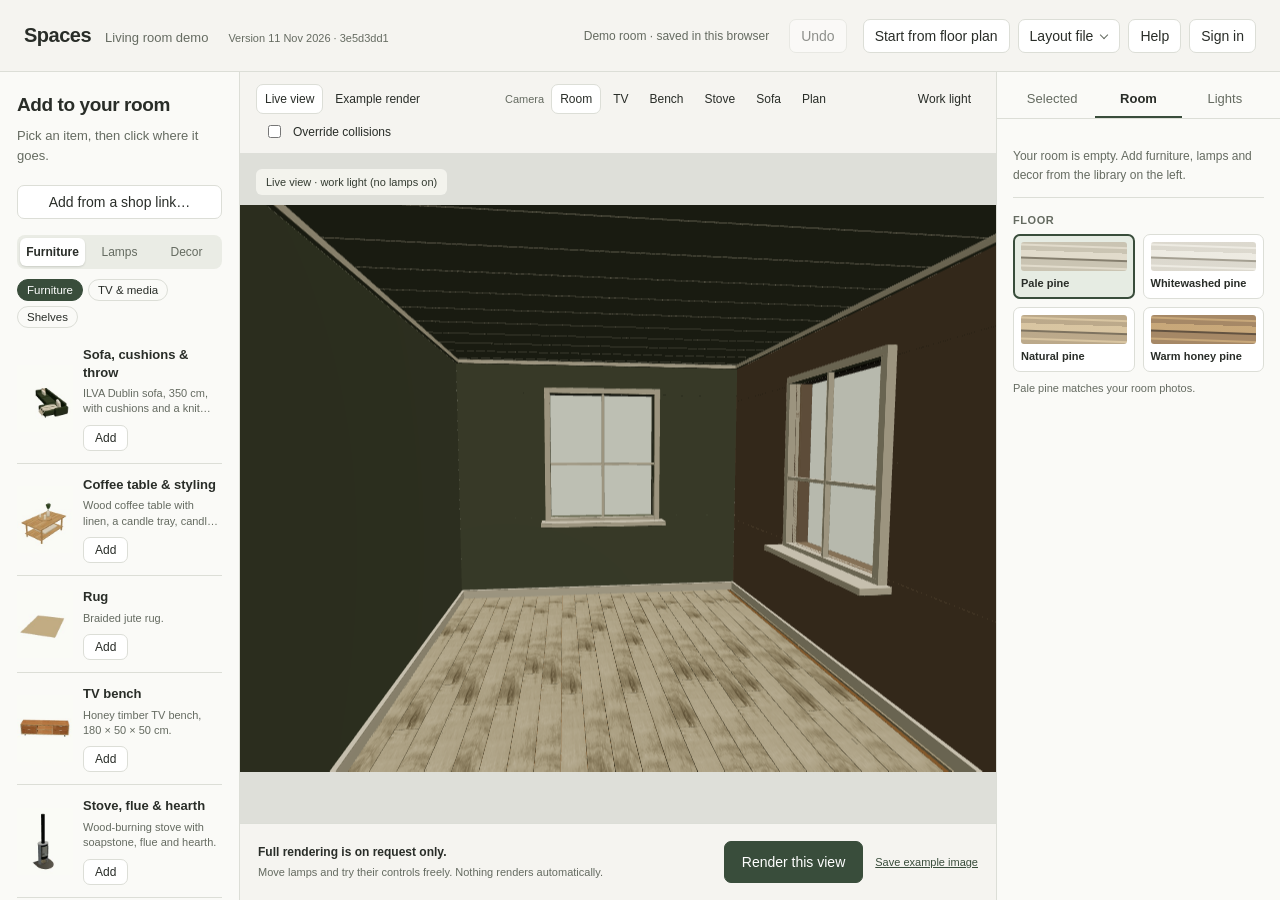
<file: index.html>
<!doctype html>
<html lang="en"><head><meta charset="utf-8"><meta name="viewport" content="width=device-width,initial-scale=1"><title>Spaces · Room planning demo</title><link rel="stylesheet" href="style.css?v=3e5d3dd166b92576"><meta name="render-service" content="https://render.spaces.proto.dk:8443"></head>
<body>
<header><div class="brand"><h1>Spaces</h1><span class="subtitle">Living room demo</span><button id="site-version" class="version" aria-label="Version and help"></button></div><div class="header-actions"><span id="save-status" role="status">Loading your room…</span><button id="undo" disabled>Undo</button><button id="generation-chip" hidden><progress max="1" value="0" aria-hidden="true"></progress><span></span></button><span id="private-project-label"></span><button id="project-save" hidden>Save project</button><button id="projects-open" hidden>My projects</button><details id="layout-menu" class="menu"><summary>Layout file</summary><div class="menu-items"><button id="export-layout">Export layout…</button><button id="import-layout">Import layout…</button><p>A portable copy of your room, lamps and camera.</p></div></details><button id="about-open">Help</button><button id="account-open" disabled>Sign in</button><input type="file" id="import-file" accept="application/json,.json" hidden></div></header>
<main>
<aside class="library" aria-label="Item library"><div class="panel-title"><h2>Add to your room</h2><p>Pick an item, then click where it goes.</p></div><button id="product-open" class="product-link-button">Add from a shop link…</button><div id="category-groups" class="category-groups" role="tablist" aria-label="Item groups"></div><div id="categories" class="categories" role="tablist" aria-label="Item categories"></div><div id="catalogue"></div></aside>
<section class="workspace" aria-label="Interactive room">
<div class="toolbar"><div class="segments"><button id="preview-tab" aria-pressed="true">Live view</button><button id="render-tab" aria-pressed="false">Example render</button></div><div id="cameras" class="segments" role="group" aria-label="Camera"><span class="segments-label">Camera</span><button data-view="room" aria-pressed="true">Room</button><button data-view="tv">TV</button><button data-view="bench">Bench</button><button data-view="stove">Stove</button><button data-view="sofa">Sofa</button><button data-view="plan">Plan</button></div><div class="segments"><button id="work-light" aria-pressed="false" title="Light the room evenly while placing. The full render always uses only your lamps.">Work light</button></div></div>
<div id="viewport"><canvas id="room-canvas" aria-label="Drag the room to change the view. Click an item to select it. Right-click for item actions."></canvas><img id="full-render" src="assets/evening.png" alt="Full Blender evening render of your measured living room" hidden><div id="loading" role="status"><strong id="loading-title">Loading the measured room…</strong><span id="loading-detail">Starting the viewer…</span><button id="retry-loading" hidden>Reload room</button></div><span class="view-badge" id="view-badge">Fast placement preview</span><div id="placement-hint" hidden><span>Click a surface to place this item.</span><button id="placement-done">Done</button></div></div>
<div class="workspace-bottom"><div><strong id="render-title">Full rendering is on request only.</strong><p id="render-status" role="status">Move lamps and try their controls freely. Nothing renders automatically.</p></div><button id="render-button" class="primary" disabled>Render this view</button><a id="download-render" href="assets/evening.png" download="living-room-evening.png">Save example image</a></div>
</section>
<aside class="inspector" aria-label="Your room"><div class="tabs" role="tablist" aria-label="Room panels"><button role="tab" id="tab-selected" data-panel="selected" aria-controls="panel-selected" aria-selected="false">Selected</button><button role="tab" id="tab-room" data-panel="room" aria-controls="panel-room" aria-selected="true">Room <span class="count" id="room-count"></span></button><button role="tab" id="tab-lights" data-panel="lights" aria-controls="panel-lights" aria-selected="false">Lights <span class="count" id="lights-count"></span></button></div>
<section id="panel-selected" class="tab-panel" role="tabpanel" aria-labelledby="tab-selected" hidden><p id="selected-empty" class="empty">Nothing selected. Click an item in the room, or choose one under Room. Right-click an item for quick actions.</p><section id="properties" hidden></section></section>
<section id="panel-room" class="tab-panel" role="tabpanel" aria-labelledby="tab-room"><div id="placed-list"></div><section class="floor-controls" aria-labelledby="floor-heading"><h3 id="floor-heading">Floor</h3><div id="floor-options" class="floor-options"></div><p class="footnote">Pale pine matches your room photos.</p></section></section>
<section id="panel-lights" class="tab-panel" role="tabpanel" aria-labelledby="tab-lights" hidden><div class="lights-head"><p id="lights-summary"></p><button id="all-off">All off</button></div><div id="light-list"></div><p class="footnote">The live view and the full render are lit by these lamps only. Work light, above the room, lights it evenly while you place things.</p></section></aside>
</main>
<dialog id="about"><button id="about-close" class="close" aria-label="Close">×</button><h2>How Spaces works</h2><h3>Add things</h3><p>Pick an item in the library on the left, then click where it goes in the room. Pieces from the starting room are added once, in their modelled size; the other lamp designs are generic examples. <b>Add from a shop link</b> brings in a product: Spaces uses the shop’s own 3D model when the page has one and otherwise builds one from its photos.</p><h3>Move and edit</h3><p>Click an item to select it and drag to move it. Its settings open under <b>Selected</b> on the right, with exact measurements. Right-click an item for quick actions: switch a lamp, hide or remove. <b>Room</b> lists everything in the room; hide, show or remove pieces there, and choose the floor. Plan view makes positions easier to see. Wall lights snap to the chosen wall.</p><h3>Lights</h3><p>Every lamp has its own switch and dimmer under <b>Lights</b>, and its colour and output under Selected. The live view is lit by your lamps only, as the full render is: light and shadows come from each bulb, and a fabric shade glows with the light passing through it. Light bouncing off walls is spread evenly and only the four brightest lamps cast shadows, so the full render remains the reference. <b>Work light</b> lights the room evenly while you place things; it never appears in a render.</p><h3>Saving and rendering</h3><p>Demo edits stay in this browser. Sign in and save a private project to store your work with your Spaces account. Use <b>Layout file</b> to export a portable backup. <b>Render this view</b> asks the Spaces renderer for a full image of a saved private project. Private project edits save automatically to your account; images update only when you request a render. Jobs run one at a time, and finished images stay in My projects.</p><h3>Groups</h3><p>Use <b>New group…</b> under Room to choose pieces that move together, such as the TV arrangement. Click a grouped piece in the room to move its group, or select it in the list to edit it alone. Ungrouping keeps positions.</p><h3>The room</h3><p>Room 287 × 363 × 240 cm. Sofa 350 cm, TV bench 180 × 50 × 50 cm on 10 cm legs, 21 mm acoustic panels, LG G5 65″ and NSG10TY soundbar. Dublin upholstery follows the ILVA references in a darker Crush Forest bouclé; walls use Dyrup’s Dried Oregano and Country Soil swatches, both 02 matt. Paint and fabric colour, lamp output and beam spread are approximations; generic lamps are not manufacturer photometric models. The chaise projection, end-window position, frame trim and forward stove area are estimated.</p><p>Textures and photographed plants: <a href="https://polyhaven.com" target="_blank" rel="noreferrer">Poly Haven, CC0</a>. <a href="https://ilva.dk/products/dublin-sofa-med-chaiselong-1?variant=54618121863507" target="_blank" rel="noreferrer">ILVA sofa reference</a>. <a href="https://dyrup.dk/farver/groen/dried-oregano" target="_blank" rel="noreferrer">Dried Oregano</a> · <a href="https://dyrup.dk/inspiration/trends/aarets-farve-2027-country-soil" target="_blank" rel="noreferrer">Country Soil</a>. Fibrotech panel finishes and slat spacing are visual approximations.</p><p class="about-version" id="about-version"></p></dialog>
<dialog id="group-dialog"><h2>Group items</h2><p>Choose the pieces that should move together. The current TV arrangement and items on the bench are selected to start.</p><label class="field"><span>Group name</span><input id="group-name" type="text" maxlength="80" value="TV arrangement"></label><div id="group-members" class="group-members"></div><p id="group-error" role="alert" hidden></p><p class="footnote">Grouping does not move anything. You can change members or ungroup later. Items attached to walls or the ceiling keep their mounting constraints.</p><div class="actions"><button id="group-cancel">Cancel</button><button id="group-save" class="primary">Save group</button></div></dialog>
<dialog id="product-dialog"><button id="product-close" class="close" aria-label="Close product import">×</button><h2>Add furniture from a link</h2><p>Paste the exact product and variant link. Spaces checks the shared library first.</p><details id="product-experiments"><summary>Try saved sofa comparisons</summary><p>Load a preserved baseline or a completed experimental model without waiting for generation. Known shape defects remain. These tests do not replace the normal product model.</p><label class="field"><span>Saved comparison</span><select id="product-experiment"><option value="">Choose Dublin or Kingston</option></select></label><button id="product-experiment-open">Inspect saved model</button></details><label class="field"><span>Product link</span><input id="product-url" type="url" placeholder="https://www.ikea.com/…" maxlength="2048"></label><button id="product-resolve" class="primary">Find product</button><p id="product-message" role="status"></p><section id="product-generation" hidden><progress id="product-generation-progress" max="1" value="0" aria-label="Model generation progress"></progress><p id="product-generation-status" role="status"></p><p id="product-running-method" class="footnote"></p><div id="generation-source-photos" hidden></div><button id="product-generation-continue" hidden>Keep editing my room</button></section><section id="product-result" hidden><h3 id="product-name"></h3><p id="product-variant"></p><p id="product-method" class="footnote" hidden></p><div id="product-source-photos" hidden></div><p id="product-dimensions"></p><p id="product-lamp" hidden></p><p id="product-fabric" hidden></p><p id="product-credit" class="shared-credit" hidden></p><a id="product-reference" target="_blank" rel="noopener noreferrer">Open product reference</a><section id="product-shared" hidden><h3>Possible shared 3D matches — check the exact product</h3><p id="product-shared-intro"></p><div id="product-shared-list"></div><p id="product-shared-status" role="status"></p><p class="footnote">Found on Sketchfab, where modellers share them under licences that let Spaces use them with credit. Pick one only if it is the same product. Spaces resizes it to the shop's sizes and names its modeller wherever it shows the model.</p></section><section id="product-generate" hidden><details id="product-generate-options"><summary id="product-generate-summary">Generate another model for comparison</summary><div id="product-generate-form" hidden><div id="generate-own"><p>On the shop page, save the main product photo (right-click it and choose Save Image) and add it here with the product's sizes.</p><label class="field"><span>Product name</span><input id="generate-name" maxlength="160" autocomplete="off"></label><label class="field"><span>Product photo · PNG, JPEG or WebP, up to 8 MB</span><input id="generate-photo" type="file" accept="image/png,image/jpeg,image/webp"></label></div><p id="generate-page" hidden>Spaces uses the shop's own product photos. Check the sizes it found and add the missing ones.</p><div class="coordinates generate-sizes"><label class="field"><span>Width (cm)</span><input id="generate-width" type="number" min="1" max="1000" step="0.1" inputmode="decimal"></label><label class="field"><span>Depth (cm)</span><input id="generate-depth" type="number" min="1" max="1000" step="0.1" inputmode="decimal"></label><label class="field"><span>Height (cm)</span><input id="generate-height" type="number" min="1" max="1000" step="0.1" inputmode="decimal"></label></div></div><label class="field"><span>Generation method</span><select id="product-generation-method"><option value="baseline">Current generator</option><option value="fidelity-live-baseline-v1">Experimental · preserved development baseline</option><option value="fidelity-live-v1">Experimental · cushion, seat and arm test</option></select></label><p class="footnote">Experimental methods use up to two product views and the exact fabric sample when usable. Work may continue beyond 15 minutes, up to a 30-minute safety limit. Results may be worse; they stay separate from the normal link cache. Nothing starts until you click Generate.</p><button id="product-generate-start" class="primary">Generate 3D model</button><p id="product-generation-description" class="footnote">Generation runs on the Spaces M1, with no cloud service, and takes 15 to 25 minutes. It fetches the shop's photos and builds the shape from the one that best shows the whole item on a plain background; the others are kept for a new attempt if you report the model. Flat items such as rugs and prints are built from the photo in seconds instead; their photo must show the whole item straight on. You can close this window and keep editing your room meanwhile; full renders and preparing other product links wait until it finishes. The result is an AI approximation of the photo: check it carefully before adding it.</p></details></section><canvas id="product-preview" aria-label="Drag to inspect the product model" hidden></canvas><div class="actions"><button data-product-view="front">Front</button><button data-product-view="side">Side</button><button data-product-view="back">Back</button><button data-product-view="threeQuarter">Three-quarter</button></div><p class="footnote">Check the front, sides and back against the product reference. A correct size alone does not establish a correct shape or finish. A supplied 3D model is used as it is; a model generated from a photo is an AI approximation.</p><button id="product-prepare" hidden>Prepare 3D preview</button><button id="product-wrong" hidden>This model is wrong…</button><label id="product-review-label" hidden><input type="checkbox" id="product-review-check"> I checked the model, variant and dimensions against the product reference. No obvious defects remain.</label><div class="actions"><button id="product-add" class="primary" hidden disabled>Add to room &amp; save for reuse</button></div></section></dialog><dialog id="report-dialog"><button id="report-close" class="close" aria-label="Close report">×</button><h2>Report a wrong model</h2><p id="report-about"></p><form id="report-form"><fieldset class="report-problems"><legend>What is wrong?</legend><label><input type="checkbox" name="problem" value="parts"> Parts missing or extra, such as a leg</label><label><input type="checkbox" name="problem" value="shape"> Wrong shape</label><label><input type="checkbox" name="problem" value="surface"> Wrong surface or colour</label><label><input type="checkbox" name="problem" value="size"> Wrong size</label><label><input type="checkbox" name="problem" value="other"> Something else</label></fieldset><label class="field"><span>What did you notice? (optional)</span><textarea id="report-note" maxlength="1000" rows="3"></textarea></label><label id="report-again-label"><input type="checkbox" id="report-again"> Try again now, from another product photo or with another seed (15 to 25 minutes)</label><p class="footnote">The model is withdrawn from the shared library at once, so nobody else is given it; items already placed in a room stay until you remove them. Your report and the model's generation files are kept, so the cause can be found and fixed for every product. The generator itself is not retrained.</p><p id="report-message" role="status"></p><div class="actions"><button type="button" id="report-cancel">Cancel</button><button type="submit" class="primary" id="report-send">Send report</button></div></form></dialog><dialog id="account-dialog"><button id="account-close" class="close" aria-label="Close account">×</button><h2 id="account-title">Sign in to Spaces</h2><p>Your private projects and reference images stay with your Spaces account. Product models are stored in the separate shared library. <a href="privacy.html" target="_blank" rel="noopener noreferrer">Privacy</a>.</p><div id="account-modes" class="actions"><button data-account-mode="login" aria-pressed="true">Sign in</button><button data-account-mode="register">Create account</button><button data-account-mode="recover">Recover account</button></div><form id="account-form"><label class="field"><span>Username</span><input id="account-username" autocomplete="username" minlength="3" maxlength="40" required></label><label id="account-invitation-field" class="field" hidden><span>Invitation code</span><input id="account-invitation" autocomplete="off" maxlength="80"></label><label id="account-recovery-field" class="field" hidden><span>Recovery code</span><input id="account-recovery-input" autocomplete="off" maxlength="100"></label><section id="account-social"><p>Use your existing account. New Spaces accounts still need an invitation and a Spaces username.</p><div class="actions"><button type="button" data-social-provider="google" disabled>Continue with Google</button><button type="button" data-social-provider="apple" disabled>Continue with Apple</button></div><p id="account-social-status" class="footnote"></p></section><label class="field"><span>Password</span><input id="account-password" type="password" autocomplete="current-password" maxlength="256" required></label><button id="account-password-toggle" type="button" aria-controls="account-password" aria-pressed="false">Show password</button><label id="account-confirm-field" class="field" hidden><span>Repeat password</span><input id="account-confirm" type="password" autocomplete="new-password" maxlength="256"></label><p class="footnote">New passwords need at least 12 characters. Registration is invitation-only.</p><button id="account-submit" class="primary" type="submit">Sign in</button></form><section id="account-signed" hidden><p>Signed in as <strong id="account-user"></strong>.</p><div class="actions"><button id="account-logout">Sign out</button><button id="account-invite" hidden>Create invitation</button></div><p id="account-backup-status" class="footnote"></p><section id="account-social-links"><h3>Connected sign-in options</h3><p>Connect your provider here to keep using this same Spaces account and its private projects.</p><div class="actions"><button type="button" data-social-provider="google" disabled>Connect Google</button><button type="button" data-social-provider="apple" disabled>Connect Apple</button></div><p id="account-linked-status" class="footnote"></p></section><details id="account-sketchfab"><summary>Sketchfab</summary><p>Ready-made 3D models of many products are shared on Sketchfab. Sketchfab lets a model be downloaded only by someone with a free Sketchfab account, so Spaces uses your key when you choose one of those models. On Sketchfab, open Settings, then Password &amp; API, copy your API token and paste it here.</p><p id="account-sketchfab-status" class="footnote"></p><form id="account-sketchfab-form"><label class="field"><span>Sketchfab API token</span><input id="account-sketchfab-token" type="password" autocomplete="off" spellcheck="false" maxlength="64"></label><div class="actions"><button type="submit">Save key</button><button type="button" id="account-sketchfab-remove" hidden>Remove key</button></div></form><p class="footnote">Spaces keeps the key with your account, uses it only to download the models you choose, and never shows it again.</p></details><details id="account-password-options"><summary>Change password</summary><form id="account-password-form"><label class="field"><span>Current password</span><input id="account-current-password" type="password" autocomplete="current-password" maxlength="256" required></label><label class="field"><span>New password</span><input id="account-new-password" type="password" autocomplete="new-password" minlength="12" maxlength="256" required></label><button type="submit">Change password</button></form></details></section><section id="account-recovery" hidden><p>Save this code somewhere private. If you lose access to your sign-in method, it lets you recover your account without email. Spaces cannot show it again.</p><pre id="account-recovery-code"></pre><div class="actions"><button id="account-recovery-save">Download recovery code</button><button id="account-recovery-done" class="primary">I saved my code</button></div></section><p id="account-message" role="alert"></p></dialog>
<dialog id="projects-dialog"><button id="projects-close" class="close" aria-label="Close projects">×</button><h2>My private projects</h2><p id="projects-message" role="status"></p><button id="project-refresh">Refresh</button><div id="project-list"></div><h3>Save a new project</h3><p>The current room becomes a private project. Once saved, its matching demo draft is cleared from this browser so it is not left visible after sign-out.</p><label class="field"><span>Project name</span><input id="project-name" maxlength="100" value="My room"></label><button id="project-create" class="primary">Save current room as new project</button><section id="project-detail" hidden><h3>Saved versions</h3><button id="project-versions">Show version history</button><div id="project-history"></div><h3>Private reference images</h3><p>These belong to this project. Uploading does not request a render or AI generation.</p><label class="field"><span>Add a PNG, JPEG or WebP image (up to 8 MB)</span><input id="project-upload" type="file" accept="image/png,image/jpeg,image/webp"></label><div id="project-references"></div><h3>Private renders</h3><div id="project-renders"></div></section></dialog>
<div id="toast" role="status" hidden></div><script src="boot.js?v=3e5d3dd166b92576" data-build="3e5d3dd166b92576" data-backend="none" data-built="2026-11-11"></script><script type="module" src="app.js?v=3e5d3dd166b92576"></script></body></html>
</file>
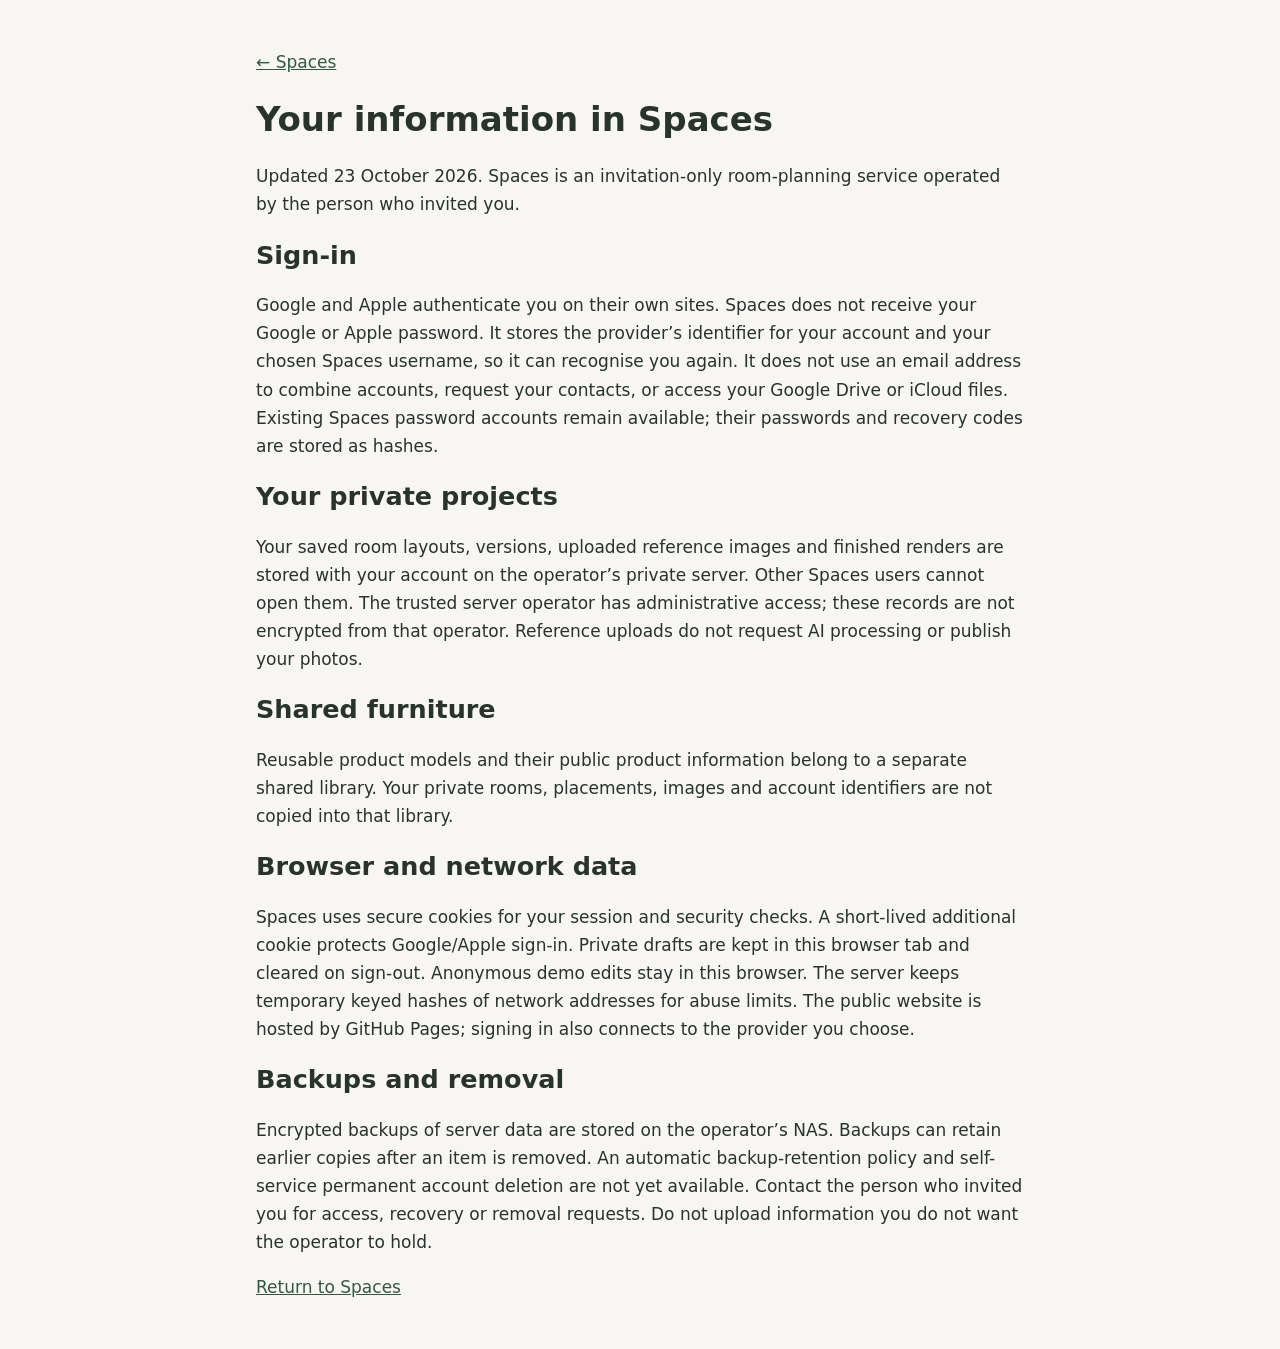
<file: privacy.html>
<!doctype html>
<html lang="en"><head><meta charset="utf-8"><meta name="viewport" content="width=device-width,initial-scale=1"><meta name="referrer" content="no-referrer"><title>Spaces · Privacy</title><style>body{max-width:48rem;margin:3rem auto;padding:0 1.5rem;background:#f7f6f2;color:#28332c;font:17px/1.65 system-ui,sans-serif}h1,h2{line-height:1.2}a{color:#35583f}</style></head>
<body><a href="/">← Spaces</a><h1>Your information in Spaces</h1><p>Updated 23 October 2026. Spaces is an invitation-only room-planning service operated by the person who invited you.</p>
<h2>Sign-in</h2><p>Google and Apple authenticate you on their own sites. Spaces does not receive your Google or Apple password. It stores the provider’s identifier for your account and your chosen Spaces username, so it can recognise you again. It does not use an email address to combine accounts, request your contacts, or access your Google Drive or iCloud files. Existing Spaces password accounts remain available; their passwords and recovery codes are stored as hashes.</p>
<h2>Your private projects</h2><p>Your saved room layouts, versions, uploaded reference images and finished renders are stored with your account on the operator’s private server. Other Spaces users cannot open them. The trusted server operator has administrative access; these records are not encrypted from that operator. Reference uploads do not request AI processing or publish your photos.</p>
<h2>Shared furniture</h2><p>Reusable product models and their public product information belong to a separate shared library. Your private rooms, placements, images and account identifiers are not copied into that library.</p>
<h2>Browser and network data</h2><p>Spaces uses secure cookies for your session and security checks. A short-lived additional cookie protects Google/Apple sign-in. Private drafts are kept in this browser tab and cleared on sign-out. Anonymous demo edits stay in this browser. The server keeps temporary keyed hashes of network addresses for abuse limits. The public website is hosted by GitHub Pages; signing in also connects to the provider you choose.</p>
<h2>Backups and removal</h2><p>Encrypted backups of server data are stored on the operator’s NAS. Backups can retain earlier copies after an item is removed. An automatic backup-retention policy and self-service permanent account deletion are not yet available. Contact the person who invited you for access, recovery or removal requests. Do not upload information you do not want the operator to hold.</p>
<p><a href="/">Return to Spaces</a></p></body></html>
</file>
<file: style.css>
:root{color-scheme:light;--paper:#f5f4f0;--white:#fff;--ink:#292d28;--muted:#656b61;--line:#dcded7;--green:#394d3b;--tint:#e6ece3;--radius:7px;font-family:-apple-system,BlinkMacSystemFont,"Segoe UI",sans-serif;font-size:14px}*{box-sizing:border-box}body{margin:0;background:var(--paper);color:var(--ink)}button,input,select{font:inherit}button,a{touch-action:manipulation}button{cursor:pointer;border:1px solid var(--line);border-radius:var(--radius);background:var(--white);color:var(--ink);padding:8px 11px;white-space:nowrap}button:hover{background:#edf0e9}button:disabled{cursor:default;opacity:.5}button:focus-visible,a:focus-visible,input:focus-visible,select:focus-visible{outline:3px solid #839d7d;outline-offset:2px}a{color:var(--green)}header{height:72px;padding:0 24px;display:flex;align-items:center;justify-content:space-between;border-bottom:1px solid var(--line);gap:20px}.brand{display:flex;gap:14px;align-items:baseline;min-width:0}h1{font-size:20px;font-weight:600;letter-spacing:-.5px;margin:0}.subtitle{color:var(--muted);font-size:13px}.header-actions{display:flex;gap:8px;align-items:center}#save-status{font-size:12px;color:var(--muted);margin-right:12px;max-width:190px}main{display:grid;grid-template-columns:240px minmax(320px,1fr) 284px;height:calc(100dvh - 72px);min-height:600px}.library,.inspector{overflow:auto;background:#fafaf7;padding:22px 17px}.library{border-right:1px solid var(--line)}.inspector{border-left:1px solid var(--line)}.panel-title h2{font-size:19px;letter-spacing:-.4px;font-weight:600;margin:0 0 10px}.panel-title p{color:var(--muted);line-height:1.5;font-size:13px;margin:0 0 20px}.categories{display:flex;gap:5px;flex-wrap:wrap;margin-bottom:6px}.categories button{font-size:11.5px;padding:4px 9px;border-radius:20px;background:transparent}.categories button[aria-selected=true]{background:var(--green);color:white;border-color:var(--green)}.lamp-card{display:grid;grid-template-columns:65px 1fr;gap:10px;padding:15px 0;border-bottom:1px solid var(--line);align-items:center}.lamp-card img{width:65px;height:84px;object-fit:contain}.lamp-card h3{font-size:13px;line-height:1.35;font-weight:600;margin:0 0 5px}.lamp-card p{font-size:11px;line-height:1.4;color:var(--muted);margin:0 0 8px}.lamp-card button{padding:5px 11px;font-size:12px}.footnote{font-size:11px;line-height:1.55;color:var(--muted);margin:16px 0}.workspace{display:flex;min-width:0;flex-direction:column;background:#dedfd9}.toolbar{min-height:60px;display:flex;align-items:center;justify-content:space-between;gap:8px;padding:12px 16px;background:var(--paper);flex-wrap:wrap}.segments{display:flex;gap:3px}.segments button{background:transparent;border-color:transparent;font-size:12px;padding:7px 8px}.segments button[aria-pressed=true]{background:white;border-color:var(--line)}#viewport{flex:1;position:relative;overflow:hidden;min-height:350px}#room-canvas{display:block;position:absolute;left:50%;top:50%;transform:translate(-50%,-50%);touch-action:none}#full-render{width:100%;height:100%;position:absolute;inset:0;object-fit:contain;background:#25251f;user-select:none}.view-badge{position:absolute;left:16px;top:16px;padding:7px 10px;border-radius:6px;background:#f6f6f0e8;color:#333b31;font-size:11px;pointer-events:none}#loading{position:absolute;inset:0;display:grid;place-items:center;background:#e8e9e2;font-size:14px;z-index:5}#loading[hidden]{display:none}#placement-hint{position:absolute;bottom:18px;left:16px;right:16px;background:#f8faf4f2;padding:12px 14px;border-radius:7px;display:flex;justify-content:space-between;align-items:center;gap:12px;font-size:12px}#placement-hint[hidden]{display:none}#placement-hint button{padding:5px 10px}.workspace-bottom{background:var(--paper);display:flex;padding:17px 18px;align-items:center;gap:12px;border-top:1px solid var(--line)}.workspace-bottom>div{flex:1}.workspace-bottom strong{font-size:12px;font-weight:600}.workspace-bottom p{font-size:11px;line-height:1.5;color:var(--muted);margin:5px 0 0;max-width:400px}.primary{background:var(--green);color:white;border-color:var(--green);padding:12px 17px}.primary:hover{background:#2e4231}.workspace-bottom a{font-size:11px;white-space:nowrap}.actions{display:flex;flex-wrap:wrap;gap:6px;margin:12px 0 18px}.actions button{font-size:11px;padding:5px 10px}.placed-row{display:flex;align-items:center;gap:7px;margin:4px -5px;padding:8px 5px;border-radius:6px}.placed-row.selected{background:var(--tint)}.placed-row>button:first-child{background:transparent;border:0;flex:1;text-align:left;white-space:normal;padding:2px;font-size:12px;line-height:1.4}.switch{position:relative;width:32px;height:19px;padding:0;border:0;border-radius:20px;background:#c5c9bf;flex-shrink:0}.switch::after{content:"";position:absolute;width:13px;height:13px;left:3px;top:3px;border-radius:50%;background:white;transition:left .1s}.switch[aria-checked=true]{background:var(--green)}.switch[aria-checked=true]::after{left:16px}.empty{font-size:12px;color:var(--muted);line-height:1.6}#properties h3{font-size:14px;font-weight:600;margin:0 0 5px}#properties .description{font-size:11px;line-height:1.5;color:var(--muted);margin-bottom:14px}.field{display:block;margin:12px 0}.field>span,.field-label{font-size:11px;color:var(--muted);display:flex;justify-content:space-between;margin-bottom:6px}.field input[type=number],.field select{width:100%;background:white;border:1px solid var(--line);border-radius:5px;padding:7px 8px;color:var(--ink);min-width:0}input[type=range]{width:100%;accent-color:var(--green);height:17px}.coordinates{display:grid;grid-template-columns:1fr 1fr;gap:8px}.coordinates .field{margin:3px 0}.coordinates input{font-size:12px}.finish-options{display:flex;gap:5px;margin-bottom:12px}.finish-options button{font-size:11px;padding:6px 10px}.finish-options button[aria-pressed=true]{border-color:var(--green);background:var(--tint)}#position-warning{font-size:11px;line-height:1.5;color:#8c4a25}dialog{border:1px solid var(--line);border-radius:10px;padding:32px;max-width:640px;max-height:85dvh;overflow:auto;color:var(--ink);background:var(--paper)}dialog::backdrop{background:#1c221999}dialog h2{font-size:24px;letter-spacing:-.6px;margin-top:0}dialog h3{font-size:16px;margin-top:25px}dialog p{font-size:13px;line-height:1.7;color:#4b5147}.close{float:right;font-size:20px;padding:2px 9px;margin:-12px -12px 0 12px}#toast{position:fixed;bottom:24px;left:50%;transform:translateX(-50%);z-index:100;background:#283c2b;color:white;box-shadow:0 4px 24px #0002;padding:12px 20px;border-radius:7px;font-size:13px;max-width:90vw}.field small{color:var(--muted);font-size:10px}.stale{color:#94622f!important}@media(max-width:1150px){main{grid-template-columns:210px minmax(290px,1fr) 252px}.library,.inspector{padding:18px 12px}.toolbar{padding:10px 9px}.segments button{padding:6px}.workspace-bottom{flex-wrap:wrap;padding:12px}.workspace-bottom>div{min-width:100%}header{padding:0 16px}.subtitle{display:none}#save-status{max-width:135px}}@media(max-width:820px){header{height:auto;min-height:72px;align-items:flex-start;padding:16px;flex-wrap:wrap;gap:10px}.header-actions{flex-wrap:wrap}#save-status{min-width:150px}main{height:auto;min-height:calc(100dvh - 100px);grid-template-columns:190px minmax(0,1fr)}.workspace{min-height:600px}.inspector{grid-column:1/-1;border-top:1px solid var(--line);border-left:0}}@media(max-width:560px){main{display:flex;flex-direction:column}.library{max-height:360px;order:2;border-top:1px solid var(--line)}.workspace{order:1;min-height:570px}.inspector{order:3;display:block}.catalogue{display:flex}.lamp-card{grid-template-columns:60px 1fr}.workspace-bottom>div{min-width:100%}.toolbar{min-height:86px}header h1{font-size:18px}}
.remove-icon{padding:1px 6px;font-size:19px;line-height:22px;background:transparent;border-color:transparent;color:var(--muted)}.remove-icon:hover{background:#f3e8e1;color:#8c4a25}
.floor-controls{border-top:1px solid var(--line);padding-top:18px;margin-top:22px}.floor-controls h3{font-size:13px;margin:0;font-weight:600}.floor-controls .footnote{margin:10px 0}.floor-options{display:grid;grid-template-columns:1fr 1fr;gap:8px}.floor-option{white-space:normal;text-align:left;padding:7px;display:flex;flex-direction:column;gap:5px;min-width:0}.floor-option[aria-pressed=true]{border:2px solid var(--green);padding:6px;background:var(--tint)}.floor-option strong{font-size:11px;line-height:1.35;font-weight:600}.floor-option small{font-size:10px;line-height:1.4;color:var(--muted)}.floor-swatch{height:29px;width:100%;border-radius:3px;background:repeating-linear-gradient(2deg,var(--wood-mid) 0 4px,var(--wood-light) 5px 6px,var(--wood-mid) 7px 12px,var(--wood-dark) 13px 14px,var(--wood-light) 15px 21px);opacity:.85}
#loading{display:flex;flex-direction:column;align-items:center;justify-content:center;gap:14px;text-align:center;padding:28px}#loading-title{font-size:16px;font-weight:600}#loading-detail{font-size:13px;line-height:1.6;max-width:400px;color:var(--muted)}#retry-loading[hidden]{display:none}

.item-illustration{display:block;width:60px;height:82px;border-radius:3px}.item-illustration.panel{background:repeating-linear-gradient(90deg,#b59466 0 5px,#302e25 5px 8px)}.item-illustration.shelf{height:12px;background:#af8c5a;box-shadow:0 4px 0 #82653f;transform:skewY(-8deg)}.item-illustration.plant{font-size:45px;display:flex;align-items:center;justify-content:center}.check-field{font-size:11px;line-height:1.5}.check-field input{vertical-align:middle;margin-right:6px}

.placed-row small{display:block;color:var(--muted);font-size:10px;line-height:1.4;margin-top:3px}.membership-note{border-top:1px solid var(--line);padding-top:10px;margin-top:14px}.membership-note p{font-size:11px;line-height:1.5;color:var(--muted)}.membership-note button{font-size:11px;white-space:normal}.group-members{max-height:38dvh;overflow:auto;border-top:1px solid var(--line);border-bottom:1px solid var(--line);padding:8px 0}.group-member{display:flex;gap:10px;align-items:flex-start;padding:8px 2px;font-size:13px;line-height:1.45}.group-member input{margin-top:3px;accent-color:var(--green)}.group-member small{display:block;color:var(--muted);font-size:11px}#group-name{width:100%;padding:9px;border:1px solid var(--line);border-radius:5px;background:white;color:var(--ink)}#group-error{color:#8c4a25;font-size:12px}

#item-menu{position:fixed;z-index:110;width:218px;max-width:calc(100vw - 16px);max-height:calc(100dvh - 16px);overflow:auto;background:var(--white);border:1px solid var(--line);border-radius:9px;padding:7px;box-shadow:0 8px 28px #19251933}#item-menu[hidden]{display:none}#item-menu>strong{display:block;font-size:12px;padding:8px 9px;border-bottom:1px solid var(--line);margin-bottom:4px}#item-menu>button{display:block;width:100%;border:0;text-align:left;font-size:12px;padding:9px}#item-menu [data-item-action=remove]{color:#8c3e28}.menu-brightness{display:block;padding:8px 9px;font-size:11px}.menu-brightness output{float:right;color:var(--muted)}.menu-brightness input{display:block;margin-top:8px}

.product-link-button{width:100%;margin:0 0 16px}#product-dialog{max-width:620px;width:calc(100% - 28px);max-height:92vh;overflow:auto}#product-url{width:100%}#product-preview{width:100%;max-width:480px;height:auto;aspect-ratio:1.2;display:block;margin:14px auto;touch-action:none}#product-preview[hidden]{display:none}#product-review-label{display:block;margin:18px 0}#product-review-label[hidden]{display:none}#product-message{white-space:pre-line}#product-generate,#product-generation{margin:16px 0}#product-generate[hidden],#product-generation[hidden],#product-generate-form[hidden]{display:none}#product-generation progress{width:100%;height:10px;accent-color:var(--green)}#product-generation p{margin:6px 0 0}#product-generation-continue{margin-top:10px}#product-generation-continue[hidden]{display:none}#generation-chip{display:flex;align-items:center;gap:8px;font-size:12px;padding:6px 10px}#generation-chip[hidden]{display:none}#generation-chip progress{width:52px;height:6px;accent-color:var(--green)}#generation-chip progress[hidden]{display:none}#generation-chip[data-state=ready]{background:var(--tint);border-color:var(--green)}#generation-chip[data-state=failed]{color:#8c4a25}.generate-sizes{grid-template-columns:repeat(3,minmax(0,1fr))}#generate-name{width:100%;background:white;border:1px solid var(--line);border-radius:5px;padding:7px 8px;color:var(--ink)}#generate-photo{max-width:100%}

#account-dialog,#projects-dialog{max-width:620px;width:calc(100% - 28px);max-height:90dvh;overflow:auto}#account-dialog input:not([type=checkbox]),#project-name{width:100%;padding:9px;border:1px solid var(--line);border-radius:5px;background:white;color:var(--ink)}#account-dialog [hidden],#projects-dialog [hidden]{display:none}#account-dialog pre{white-space:pre-wrap;overflow-wrap:anywhere;padding:15px;background:#e7eadf;font-size:14px}#account-message,#projects-message{line-height:1.55}#private-project-label{font-size:11px;color:var(--green);max-width:180px;overflow:hidden;text-overflow:ellipsis;white-space:nowrap}.private-project-row{display:flex;align-items:center;gap:8px;padding:12px 0;border-bottom:1px solid var(--line);font-size:12px}.private-project-row>div,.private-project-row>span{flex:1;min-width:0;overflow-wrap:anywhere}.private-project-row small{display:block;color:var(--muted);margin-top:5px}.private-project-row button{font-size:11px;white-space:normal}#projects-dialog h3{margin-top:26px}#account-modes{margin:18px 0}#account-signed details{margin-top:18px}
.library-subheading{font-size:11px;font-weight:600;color:var(--muted);margin:14px 0 0}
.piece-state{font-size:10px;color:var(--green);margin-left:8px}
.item-illustration.piece{background:var(--tint)}

#report-dialog{width:calc(100% - 28px);max-width:520px}#report-dialog [hidden]{display:none}.report-problems{border:1px solid var(--line);border-radius:var(--radius);padding:10px 14px;margin:0}.report-problems legend{font-size:12px;font-weight:600;padding:0 4px}.report-problems label,#report-again-label{display:flex;gap:8px;align-items:flex-start;font-size:13px;line-height:1.45;margin:7px 0}#report-note{width:100%;background:white;border:1px solid var(--line);border-radius:5px;padding:7px 8px;color:var(--ink);font:inherit;resize:vertical}#product-wrong{margin-top:8px}

/* Header: the room's name and version, then saving, undo and the few page-wide actions. */
.version{border:0;background:transparent;padding:3px 6px;font-size:11px;color:var(--muted);white-space:nowrap}.version:hover{background:#edf0e9;color:var(--ink)}
.menu{position:relative}.menu>summary{list-style:none;cursor:pointer;border:1px solid var(--line);border-radius:var(--radius);background:var(--white);padding:8px 11px;white-space:nowrap}.menu>summary::-webkit-details-marker{display:none}.menu>summary::after{content:"";display:inline-block;width:5px;height:5px;margin:0 1px 3px 8px;border:solid var(--muted);border-width:0 1.5px 1.5px 0;transform:rotate(45deg)}.menu>summary:hover{background:#edf0e9}.menu>summary:focus-visible{outline:3px solid #839d7d;outline-offset:2px}
.menu-items{position:absolute;right:0;top:calc(100% + 6px);z-index:120;width:230px;background:var(--white);border:1px solid var(--line);border-radius:9px;padding:6px;box-shadow:0 8px 28px #19251933}.menu-items button{display:block;width:100%;border:0;text-align:left;font-size:13px;padding:9px}.menu-items p{font-size:11px;line-height:1.45;color:var(--muted);margin:4px 9px 6px;white-space:normal}

/* Library: three groups, each with a row of short filters. */
.category-groups{display:flex;gap:2px;padding:3px;margin-bottom:10px;border-radius:8px;background:#eaece5}.category-groups button{flex:1;border:0;border-radius:6px;background:transparent;font-size:12px;padding:7px 4px;color:var(--muted)}.category-groups button[aria-selected=true]{background:var(--white);color:var(--ink);font-weight:600;box-shadow:0 1px 2px #1a221a26}
.lamp-card{grid-template-columns:56px 1fr;padding:12px 0}.lamp-card img,.lamp-card .item-illustration{width:56px;height:70px}.lamp-card p{display:-webkit-box;-webkit-line-clamp:2;-webkit-box-orient:vertical;overflow:hidden}
.segments-label{font-size:11px;color:var(--muted);align-self:center;margin:0 4px 0 2px}

/* Right panel: Selected, Room and Lights tabs. */
.inspector{padding:0}
.tabs{position:sticky;top:0;z-index:2;display:flex;padding:8px 12px 0;background:#fafaf7;border-bottom:1px solid var(--line)}.tabs button{flex:1;border:0;border-bottom:2px solid transparent;border-radius:0;background:transparent;padding:11px 4px 10px;font-size:13px;color:var(--muted)}.tabs button:hover{background:transparent;color:var(--ink)}.tabs button[aria-selected=true]{color:var(--ink);font-weight:600;border-bottom-color:var(--green)}
.count{display:inline-block;min-width:18px;font-size:10px;font-weight:500;line-height:16px;text-align:center;padding:0 5px;margin-left:3px;border-radius:9px;background:#e4e7df;color:var(--muted)}.count:empty{display:none}
.tab-panel{padding:16px 16px 28px}.tab-panel[hidden]{display:none}
#selected-empty{margin:6px 0}#selected-empty[hidden]{display:none}
.room-section{margin:0 0 18px}.room-section h3{font-size:11px;font-weight:600;letter-spacing:.05em;text-transform:uppercase;color:var(--muted);margin:0 0 4px}.room-section .count{text-transform:none;letter-spacing:0}
.placed-row{gap:2px;margin:1px -6px;padding:2px 4px 2px 6px}.placed-row:hover{background:#f0f2ec}.placed-row.selected{background:var(--tint)}.placed-row>button:first-child{font-size:12.5px}.placed-row.is-hidden>button:first-child{color:var(--muted)}.group-row strong{font-weight:600}
.icon-button{padding:4px 5px;line-height:0;background:transparent;border-color:transparent;color:var(--muted)}.icon-button:hover{background:#e6e9e1;color:var(--ink)}.placed-row .icon-button,.placed-row .remove-icon{opacity:.6}.placed-row:hover .icon-button,.placed-row:hover .remove-icon,.placed-row .icon-button:focus-visible,.placed-row .remove-icon:focus-visible,.placed-row.is-hidden .icon-button{opacity:1}
#group-media{font-size:12px;margin:6px 0 2px;padding:6px 10px}
.floor-controls{margin-top:4px;padding-top:16px}.floor-controls h3{font-size:11px;letter-spacing:.05em;text-transform:uppercase;color:var(--muted);margin:0 0 8px}.floor-controls .footnote{margin:8px 0 0}.floor-option small{display:none}
.lights-head{display:flex;align-items:center;justify-content:space-between;gap:10px;margin-bottom:4px}.lights-head p{margin:0;font-size:12px;color:var(--muted)}.lights-head button{font-size:12px;padding:6px 10px}
.light-row{padding:10px 0;border-bottom:1px solid var(--line)}.light-row>div:first-child{display:flex;align-items:center;gap:8px}.light-name{flex:1;min-width:0;border:0;background:transparent;text-align:left;white-space:normal;padding:2px 0;font-size:12.5px;line-height:1.4;color:var(--ink)}button.light-name:hover{background:transparent;text-decoration:underline}.light-name small{display:block;font-size:10px;color:var(--muted)}.light-row.selected .light-name{font-weight:600}.light-row.off .light-name{color:var(--muted)}
.light-row .level{display:flex;align-items:center;gap:8px;margin-top:6px}.light-row .level input{height:14px}.light-row output{flex:0 0 32px;font-size:10px;color:var(--muted);text-align:right}.light-row.removed button{font-size:11px;padding:4px 9px}
.about-version{font-size:11px!important;color:var(--muted)!important;border-top:1px solid var(--line);padding-top:12px;margin-top:22px}
#properties .light-row{border-bottom:1px solid var(--line);margin:-4px 0 6px;padding-top:0}#properties .light-row .light-name{font-size:11px;color:var(--muted)}
.item-illustration.shop{display:flex;align-items:center;justify-content:center;background:var(--tint);color:var(--green)}.shop-card .shop-meta{display:block;font-size:10.5px;margin:-4px 0 8px}.shop-actions{display:flex;align-items:center;gap:10px;flex-wrap:wrap}.shop-actions a{font-size:11px;white-space:nowrap}.shop-card .text-button{display:block;background:transparent;border:0;color:var(--muted);font-size:10.5px;padding:0;margin-top:7px;text-decoration:underline;text-underline-offset:2px}.shop-card .text-button:hover{color:var(--ink);background:transparent}.shop-card .piece-state{display:block;margin:6px 0 0}.shop-card .piece-state[hidden],.shop-card .text-button[hidden]{display:none}
#product-shared[hidden],#product-shared-status:empty{display:none}#product-shared-list{display:grid;gap:10px;margin:10px 0}.shared-model{display:grid;grid-template-columns:128px 1fr;gap:12px;align-items:center;padding:10px;border:1px solid var(--line);border-radius:var(--radius);background:var(--white)}.shared-model img{width:128px;height:96px;object-fit:cover;border-radius:5px;background:var(--tint)}.shared-model h4{font-size:13px;line-height:1.35;margin:0 0 4px}.shared-model p{font-size:11.5px;line-height:1.5;margin:0 0 8px;color:var(--muted)}.shared-model button{font-size:12px;padding:6px 11px}.shared-credit{font-size:12px!important}@media(max-width:560px){.shared-model{grid-template-columns:84px 1fr}.shared-model img{width:84px;height:63px}}
/* Floor-plan setup extends the existing app palette; source plans are private
   reference images in a measured SVG editor, never public website assets. */
.floorplan-editor{width:min(1500px,96vw);max-width:none;height:min(1000px,94dvh);max-height:96dvh;padding:0;overflow:hidden;background:#f7f7f1;color:#263b2c;border:1px solid #ccd1c3;border-radius:12px;box-shadow:0 24px 100px #17251e55}
.floorplan-editor::backdrop{background:#17251e85}
.plan-header{display:flex;align-items:center;justify-content:space-between;padding:18px 24px;border-bottom:1px solid #d9ddcf;min-height:80px}
.plan-header h2{margin:3px 0;font-size:24px}.plan-eyebrow{margin:0;font-size:10px;letter-spacing:.12em;color:#66705e}.plan-header .close{position:static;flex-shrink:0}
.plan-layout{display:grid;grid-template-columns:300px minmax(0,1fr);height:calc(100% - 164px);min-height:200px}
.plan-setup{overflow-y:auto;padding:18px 20px;border-right:1px solid #d9ddcf;background:#f4f4ec}.plan-setup section{padding-top:15px;margin-top:16px;border-top:1px solid #d9ddcf}.plan-setup h3{font-size:15px;margin:0 0 8px}.plan-setup h4{font-size:14px;margin:6px 0}.plan-setup p{font-size:12px;line-height:1.55}.plan-setup .field{display:grid;gap:5px;margin:10px 0}.plan-setup .field span{font-size:12px}.plan-setup input:not([type=checkbox]),.plan-setup select{width:100%;min-width:0;padding:9px;border:1px solid #c9d0c0;border-radius:5px;background:white;color:#263b2c}.plan-setup input:focus,.plan-setup select:focus{outline:2px solid #7b9567;outline-offset:1px}
.plan-file-actions{display:flex;gap:7px}.plan-file-actions button:first-child{background:#36573c;color:white}.plan-file-actions button{flex:1}.plan-help{color:#68715f}.plan-measure{display:grid;grid-template-columns:minmax(0,1fr) 70px;gap:8px;margin-bottom:8px}
#plan-properties button{margin:6px 6px 0 0}#plan-properties label:has(input[type=checkbox]){display:flex;gap:7px;font-size:12px;align-items:flex-start;margin:12px 0}
.plan-workspace{min-width:0;display:flex;flex-direction:column;background:#e9ede3}.plan-tools{display:flex;align-items:center;gap:8px;padding:12px;flex-wrap:wrap;border-bottom:1px solid #d6dbce;background:#f7f7f1}.plan-tools button[aria-pressed=true]{background:#36573c;color:white}.plan-tools label{display:flex;align-items:center;gap:5px;font-size:11px;margin-left:auto}.plan-tools input{width:70px;accent-color:#587b43}.plan-tools label+label{margin-left:0}
#plan-canvas-wrap{flex:1;min-height:0;overflow:auto;padding:18px;position:relative}#plan-canvas{display:block;min-width:100%;min-height:480px;height:100%;background:#fff;box-shadow:0 2px 10px #263b2c12;touch-action:none}#plan-canvas [data-point],#plan-canvas [data-calibration]{cursor:grab}#plan-canvas [data-wall],#plan-canvas [data-room],#plan-canvas [data-opening]{cursor:pointer}#plan-canvas :focus{outline:none;filter:drop-shadow(0 0 5px #c08732)}
.plan-caption{display:flex;justify-content:space-between;gap:16px;padding:10px 16px;font-size:11px;color:#56644e;background:#f7f7f1;border-top:1px solid #d6dbce}.plan-footer{display:flex;align-items:center;justify-content:space-between;gap:20px;padding:14px 22px;min-height:82px;border-top:1px solid #d6dbce;background:#f7f7f1}.plan-footer p{font-size:12px;line-height:1.5;margin:0;max-width:850px}.plan-footer button{flex-shrink:0;min-height:42px}.home-controls{padding:10px 0;border-bottom:1px solid #d9ddcf;margin-bottom:10px}.home-controls label{display:grid;gap:4px;font-size:11px;margin:7px 0}.home-controls select{padding:6px;width:100%}.home-controls p{font-size:11px;line-height:1.5;color:#68715f}.home-controls button{margin:6px 5px 0 0}
@media(max-width:800px){.floorplan-editor{width:98vw;height:97dvh;max-height:98dvh}.plan-layout{grid-template-columns:230px minmax(300px,1fr);overflow:auto}.plan-setup{padding:12px}.plan-header{padding:14px 16px}.plan-header h2{font-size:20px}.plan-tools label{margin-left:0}.plan-caption{flex-direction:column;gap:3px}.plan-footer{padding:10px 14px;gap:10px}.plan-footer p{font-size:11px}}

.floorplan-editor [hidden]{display:none!important}
.plan-layout{grid-template-rows:minmax(0,1fr)}.plan-setup,.plan-workspace{min-height:0;height:auto}.plan-setup{width:auto}.plan-workspace{margin:0;padding:0;overflow:hidden}
#plan-canvas{min-height:0}.floorplan-editor button,.floorplan-editor input,.floorplan-editor select{font:inherit}

.plan-file-actions{flex-wrap:wrap}.plan-file-actions button{flex-basis:45%}
.plan-selection{width:min(1200px,94vw);max-width:none;max-height:94dvh;padding:22px;border:1px solid #bbc6b6;border-radius:12px;background:#f7f7f1;color:#263b2c;overflow:auto}.plan-selection::backdrop{background:#17251e85}.plan-selection-heading{display:flex;justify-content:space-between;align-items:center;gap:15px}.plan-selection h2{font-size:23px;margin:0}.plan-selection p{font-size:12px;line-height:1.6}.plan-selection-layout{display:grid;grid-template-columns:minmax(0,1fr) 260px;gap:22px}.plan-selection-layout>div{background:white;align-self:start}.plan-selection svg{width:100%;max-height:65vh;min-height:260px;touch-action:none}.plan-selection [data-crop-handle]{cursor:grab}.plan-selection aside{width:auto;padding:0;border:0;overflow:visible}.plan-selection label{display:grid;gap:4px;font-size:12px;margin:10px 0}.plan-selection select,.plan-selection input{padding:8px;width:100%;min-width:0}.crop-values{display:grid;grid-template-columns:1fr 1fr;gap:0 8px}.plan-selection footer{display:flex;justify-content:space-between;align-items:center;gap:15px;padding:10px 0 0;margin-top:12px}.plan-selection footer p{margin:0}.plan-selection [hidden]{display:none!important}@media(max-width:700px){.plan-selection-layout{grid-template-columns:1fr}.plan-selection svg{max-height:40vh}.plan-selection aside{display:block}}

.drawing-options{display:grid;grid-template-columns:repeat(auto-fit,minmax(150px,1fr));gap:12px;margin:16px 0}.drawing-option{display:grid;grid-template-rows:130px auto;gap:8px;text-align:left;padding:10px;background:#fff;border:2px solid #d2d8cb;border-radius:7px;color:#263b2c}.drawing-option svg{width:100%;height:130px;min-height:0;max-height:130px;background:white}.drawing-option span{font-size:13px;font-weight:600}.drawing-option[aria-checked=true]{border-color:#456d3c;background:#edf3e5}.plan-selection-layout svg{max-height:45vh}

.plan-selection [data-photo-mode],.plan-selection [data-photo-apply],.plan-selection [data-photo-reset],.plan-selection [data-suggest-angle]{font-size:12px;padding:7px;margin:4px 0}.plan-selection [data-photo-options]{border:1px solid #b6c9bc;background:#eef3e9;padding:10px;margin:7px 0}.plan-selection [data-paper-point]{cursor:grab}
/* Keep all four paper corners visible while the adjacent correction fields
   scroll into view. On narrow screens the controls follow the image normally. */
@media(min-width:701px){.plan-selection-layout>div{position:sticky;top:8px}}
</file>
